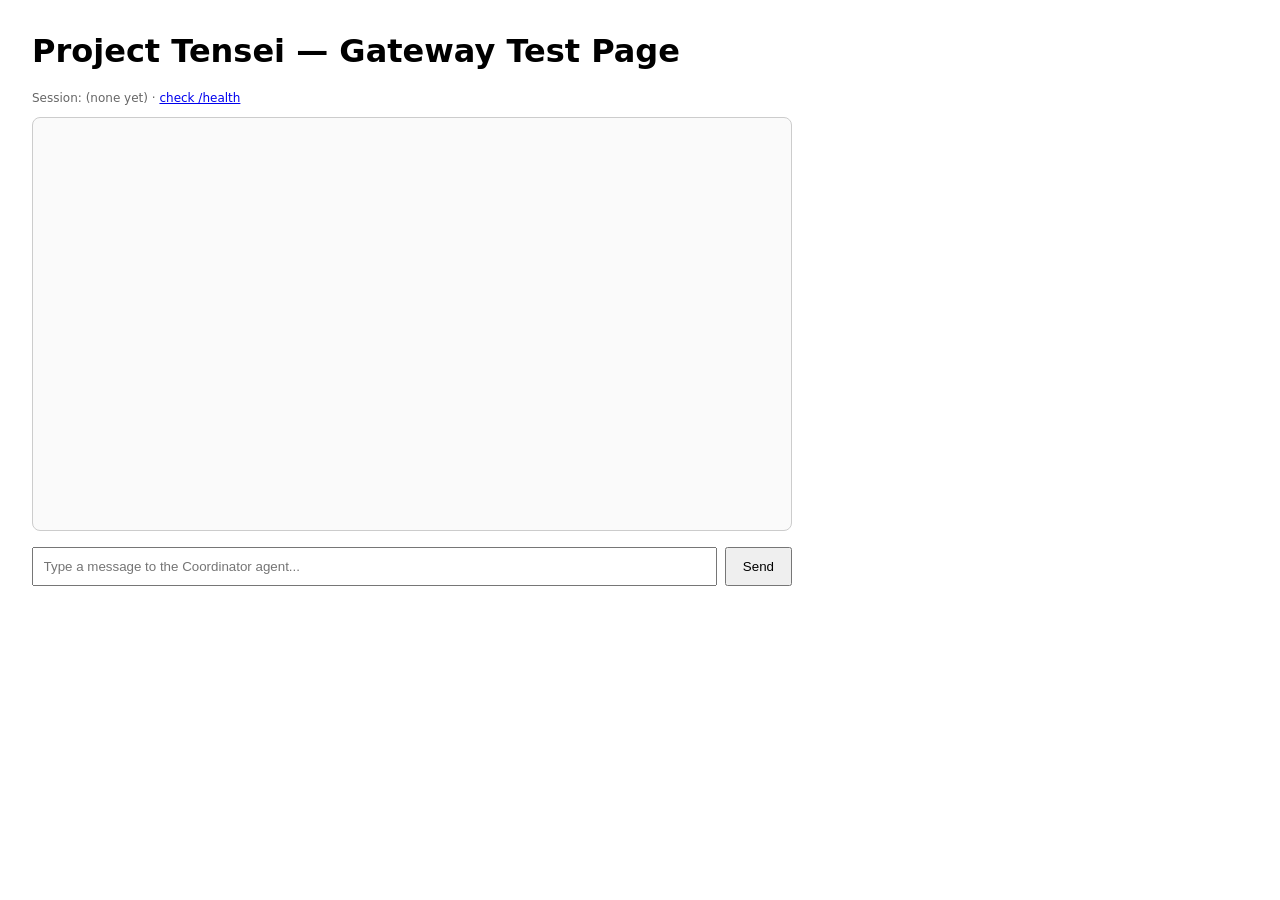
<file: Backend_api_testing/static/index.html>
<!DOCTYPE html>
<!--
  Project Tensei — gateway test page.

  This is NOT the real workspace UI (that lives in tensei-prototype/). It exists
  only to prove the gateway <-> agent round trip works: type a message, it POSTs
  to /chat, and shows the real agent's reply. Use it to confirm your AWS
  credentials + harness are wired up before touching the frontend.
-->
<html lang="en">
<head>
  <meta charset="utf-8" />
  <title>Tensei Gateway — Test Page</title>
  <style>
    body { font-family: system-ui, sans-serif; margin: 2rem; max-width: 760px; }
    #log { border: 1px solid #ccc; border-radius: 8px; padding: 1rem; height: 380px;
           overflow-y: auto; white-space: pre-wrap; background: #fafafa; font-size: 13px; }
    .row { display: flex; gap: .5rem; margin-top: 1rem; }
    input { flex: 1; padding: .6rem; } button { padding: .6rem 1rem; }
    .meta { color: #666; font-size: 12px; } .you { color: #4f46e5; } .ai { color: #0a7; }
  </style>
</head>
<body>
  <h1>Project Tensei — Gateway Test Page</h1>
  <p class="meta">Session: <span id="sid">(none yet)</span> · <a href="/health" target="_blank">check /health</a></p>
  <div id="log"></div>
  <div class="row">
    <input id="msg" placeholder="Type a message to the Coordinator agent..." />
    <button id="send">Send</button>
  </div>

  <script>
    const log = (line, cls = "") => {
      const el = document.getElementById("log");
      el.innerHTML += `<div class="${cls}">${line}</div>`;
      el.scrollTop = el.scrollHeight;
    };

    // Same-origin: this page is served BY the gateway, so relative URLs work.
    let sessionId = null;

    async function ensureSession() {
      if (sessionId) return sessionId;
      const res = await fetch("/session", { method: "POST" });
      sessionId = (await res.json()).sessionId;
      document.getElementById("sid").textContent = sessionId;
      return sessionId;
    }

    async function send() {
      const input = document.getElementById("msg");
      const text = input.value.trim();
      if (!text) return;
      input.value = "";
      log("You: " + text, "you");

      await ensureSession();
      try {
        const res = await fetch("/chat", {
          method: "POST",
          headers: { "Content-Type": "application/json" },
          body: JSON.stringify({ message: text, sessionId }),
        });
        if (!res.ok) { log(`(error ${res.status}) ${await res.text()}`); return; }
        const data = await res.json();
        log("Agent: " + data.reply, "ai");
      } catch (err) {
        log("(network error) " + err);
      }
    }

    document.getElementById("send").onclick = send;
    document.getElementById("msg").addEventListener("keypress", (e) => {
      if (e.key === "Enter") send();
    });
  </script>
</body>
</html>
</file>
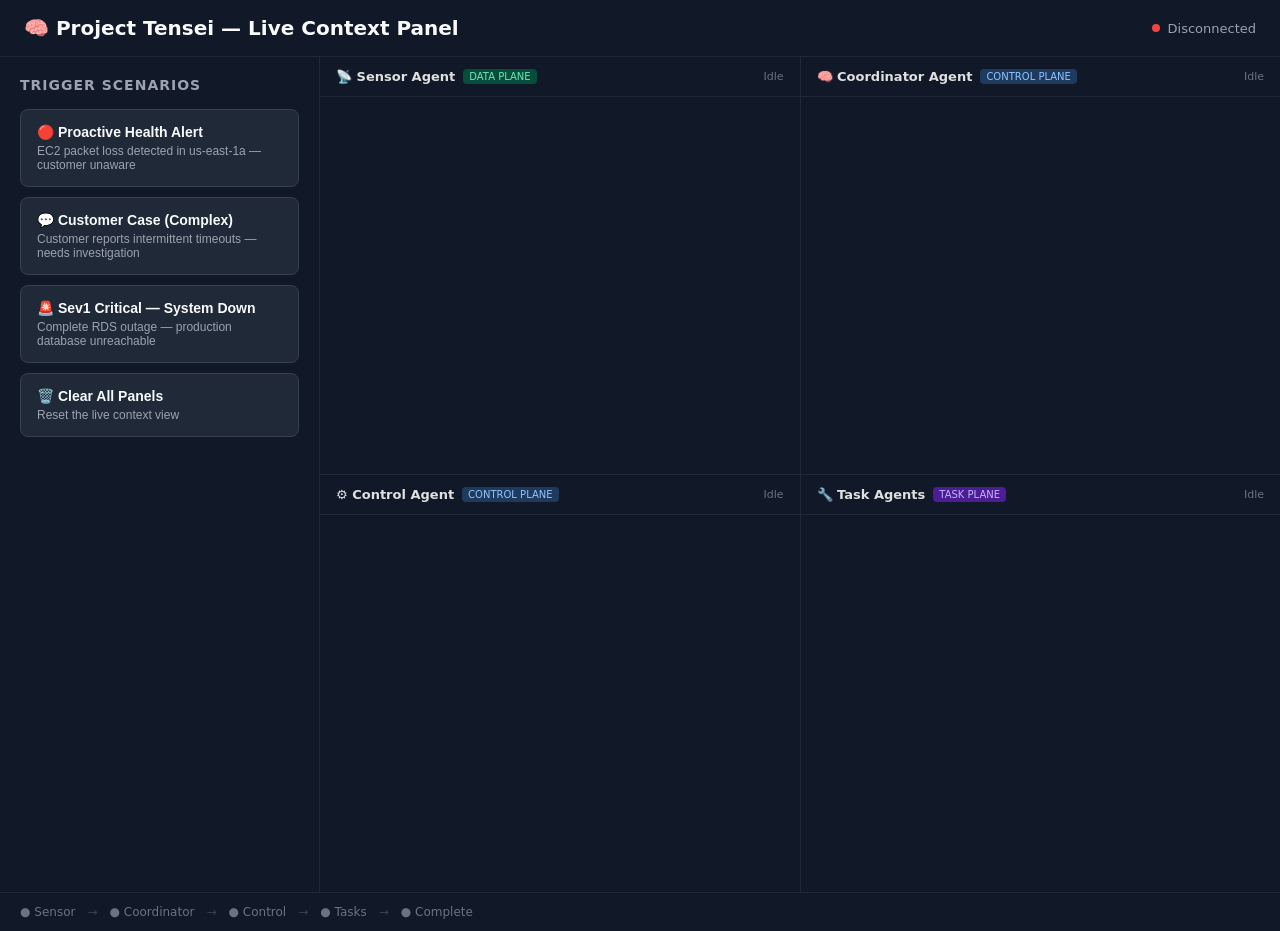
<file: Backend_api_testing/static/test_frontend.html>
<!DOCTYPE html>
<html lang="en">
<head>
    <meta charset="UTF-8">
    <meta name="viewport" content="width=device-width, initial-scale=1.0">
    <title>Project Tensei — Live Context Panel</title>
    <style>
        * {
            margin: 0;
            padding: 0;
            box-sizing: border-box;
        }

        body {
            font-family: 'Segoe UI', system-ui, -apple-system, sans-serif;
            background: #0a0e17;
            color: #e0e0e0;
            height: 100vh;
            overflow: hidden;
        }

        .header {
            background: #111827;
            border-bottom: 1px solid #1f2937;
            padding: 16px 24px;
            display: flex;
            align-items: center;
            justify-content: space-between;
        }

        .header h1 {
            font-size: 20px;
            color: #f9fafb;
        }

        .header .status {
            display: flex;
            align-items: center;
            gap: 8px;
            font-size: 13px;
            color: #9ca3af;
        }

        .status-dot {
            width: 8px;
            height: 8px;
            border-radius: 50%;
            background: #ef4444;
        }

        .status-dot.connected {
            background: #22c55e;
            animation: pulse 2s infinite;
        }

        @keyframes pulse {
            0%, 100% { opacity: 1; }
            50% { opacity: 0.5; }
        }

        .main-container {
            display: flex;
            height: calc(100vh - 65px);
        }

        /* ─── LEFT: Trigger Panel ─── */
        .trigger-panel {
            width: 320px;
            background: #111827;
            border-right: 1px solid #1f2937;
            padding: 20px;
            overflow-y: auto;
        }

        .trigger-panel h2 {
            font-size: 14px;
            color: #9ca3af;
            text-transform: uppercase;
            letter-spacing: 1px;
            margin-bottom: 16px;
        }

        .trigger-btn {
            width: 100%;
            padding: 14px 16px;
            margin-bottom: 10px;
            background: #1f2937;
            border: 1px solid #374151;
            border-radius: 8px;
            color: #f9fafb;
            font-size: 14px;
            cursor: pointer;
            text-align: left;
            transition: all 0.2s;
        }

        .trigger-btn:hover {
            background: #374151;
            border-color: #4b5563;
        }

        .trigger-btn.active {
            border-color: #3b82f6;
            background: #1e3a5f;
        }

        .trigger-btn .label {
            font-weight: 600;
            margin-bottom: 4px;
        }

        .trigger-btn .desc {
            font-size: 12px;
            color: #9ca3af;
        }

        /* ─── RIGHT: Live Context Panel ─── */
        .context-panel {
            flex: 1;
            display: grid;
            grid-template-columns: 1fr 1fr;
            grid-template-rows: 1fr 1fr;
            gap: 1px;
            background: #1f2937;
        }

        .agent-card {
            background: #111827;
            display: flex;
            flex-direction: column;
            overflow: hidden;
        }

        .agent-card-header {
            padding: 12px 16px;
            border-bottom: 1px solid #1f2937;
            display: flex;
            align-items: center;
            justify-content: space-between;
            flex-shrink: 0;
        }

        .agent-card-header .agent-name {
            font-size: 13px;
            font-weight: 600;
            display: flex;
            align-items: center;
            gap: 8px;
        }

        .agent-badge {
            font-size: 10px;
            padding: 2px 6px;
            border-radius: 4px;
            font-weight: 500;
        }

        .badge-data { background: #064e3b; color: #6ee7b7; }
        .badge-control { background: #1e3a5f; color: #93c5fd; }
        .badge-task { background: #4c1d95; color: #c4b5fd; }

        .agent-status {
            font-size: 11px;
            color: #6b7280;
        }

        .agent-status.active {
            color: #fbbf24;
        }

        .agent-status.complete {
            color: #22c55e;
        }

        .agent-card-body {
            flex: 1;
            overflow-y: auto;
            padding: 12px 16px;
            font-family: 'JetBrains Mono', 'Fira Code', monospace;
            font-size: 12px;
            line-height: 1.6;
            white-space: pre-wrap;
            color: #d1d5db;
        }

        .agent-card-body .chunk {
            animation: fadeIn 0.1s ease-in;
        }

        @keyframes fadeIn {
            from { opacity: 0; }
            to { opacity: 1; }
        }

        .agent-card-body .thinking {
            color: #6b7280;
            font-style: italic;
        }

        /* ─── Scrollbar ─── */
        ::-webkit-scrollbar {
            width: 6px;
        }

        ::-webkit-scrollbar-track {
            background: #111827;
        }

        ::-webkit-scrollbar-thumb {
            background: #374151;
            border-radius: 3px;
        }

        /* ─── Timeline indicator ─── */
        .timeline {
            padding: 12px 20px;
            background: #111827;
            border-top: 1px solid #1f2937;
            font-size: 12px;
            color: #6b7280;
            display: flex;
            align-items: center;
            gap: 12px;
        }

        .timeline-step {
            display: flex;
            align-items: center;
            gap: 4px;
        }

        .timeline-step.active {
            color: #fbbf24;
        }

        .timeline-step.complete {
            color: #22c55e;
        }

        .timeline-arrow {
            color: #374151;
        }
    </style>
</head>
<body>
    <div class="header">
        <h1>🧠 Project Tensei — Live Context Panel</h1>
        <div class="status">
            <div class="status-dot" id="statusDot"></div>
            <span id="statusText">Disconnected</span>
        </div>
    </div>

    <div class="main-container">
        <!-- Left: Trigger Panel -->
        <div class="trigger-panel">
            <h2>Trigger Scenarios</h2>

            <button class="trigger-btn" onclick="triggerScenario('health_alert')">
                <div class="label">🔴 Proactive Health Alert</div>
                <div class="desc">EC2 packet loss detected in us-east-1a — customer unaware</div>
            </button>

            <button class="trigger-btn" onclick="triggerScenario('customer_case')">
                <div class="label">💬 Customer Case (Complex)</div>
                <div class="desc">Customer reports intermittent timeouts — needs investigation</div>
            </button>

            <button class="trigger-btn" onclick="triggerScenario('sev1_critical')">
                <div class="label">🚨 Sev1 Critical — System Down</div>
                <div class="desc">Complete RDS outage — production database unreachable</div>
            </button>

            <button class="trigger-btn" onclick="clearPanels()">
                <div class="label">🗑️ Clear All Panels</div>
                <div class="desc">Reset the live context view</div>
            </button>
        </div>

        <!-- Right: Live Context Grid -->
        <div class="context-panel">
            <!-- Sensor Agent -->
            <div class="agent-card">
                <div class="agent-card-header">
                    <div class="agent-name">
                        📡 Sensor Agent
                        <span class="agent-badge badge-data">DATA PLANE</span>
                    </div>
                    <div class="agent-status" id="status-sensor">Idle</div>
                </div>
                <div class="agent-card-body" id="panel-sensor"></div>
            </div>

            <!-- Coordinator Agent -->
            <div class="agent-card">
                <div class="agent-card-header">
                    <div class="agent-name">
                        🧠 Coordinator Agent
                        <span class="agent-badge badge-control">CONTROL PLANE</span>
                    </div>
                    <div class="agent-status" id="status-coordinator">Idle</div>
                </div>
                <div class="agent-card-body" id="panel-coordinator"></div>
            </div>

            <!-- Control Agent -->
            <div class="agent-card">
                <div class="agent-card-header">
                    <div class="agent-name">
                        ⚙️ Control Agent
                        <span class="agent-badge badge-control">CONTROL PLANE</span>
                    </div>
                    <div class="agent-status" id="status-control">Idle</div>
                </div>
                <div class="agent-card-body" id="panel-control"></div>
            </div>

            <!-- Task Agents -->
            <div class="agent-card">
                <div class="agent-card-header">
                    <div class="agent-name">
                        🔧 Task Agents
                        <span class="agent-badge badge-task">TASK PLANE</span>
                    </div>
                    <div class="agent-status" id="status-task">Idle</div>
                </div>
                <div class="agent-card-body" id="panel-task"></div>
            </div>
        </div>
    </div>

    <!-- Timeline -->
    <div class="timeline">
        <span class="timeline-step" id="step-sensor">● Sensor</span>
        <span class="timeline-arrow">→</span>
        <span class="timeline-step" id="step-coordinator">● Coordinator</span>
        <span class="timeline-arrow">→</span>
        <span class="timeline-step" id="step-control">● Control</span>
        <span class="timeline-arrow">→</span>
        <span class="timeline-step" id="step-task">● Tasks</span>
        <span class="timeline-arrow">→</span>
        <span class="timeline-step" id="step-complete">● Complete</span>
    </div>

    <script>
        // ============================================================
        // WebSocket Connection
        // ============================================================
        let ws = null;

        function connect() {
            ws = new WebSocket("ws://localhost:8000/ws/orchestrate");

            ws.onopen = () => {
                document.getElementById("statusDot").classList.add("connected");
                document.getElementById("statusText").textContent = "Connected";
            };

            ws.onclose = () => {
                document.getElementById("statusDot").classList.remove("connected");
                document.getElementById("statusText").textContent = "Disconnected";
                // Reconnect after 3 seconds
                setTimeout(connect, 3000);
            };

            ws.onmessage = (event) => {
                const data = JSON.parse(event.data);
                handleMessage(data);
            };
        }

        // ============================================================
        // Message Handler — Routes WebSocket messages to panels
        // ============================================================
        function handleMessage(data) {
            switch (data.type) {
                case "orchestration_start":
                    resetTimeline();
                    break;

                case "agent_start":
                    onAgentStart(data.agent);
                    break;

                case "agent_chunk":
                    onAgentChunk(data.agent, data.chunk);
                    break;

                case "agent_complete":
                    onAgentComplete(data.agent);
                    break;

                case "agent_error":
                    onAgentError(data.agent, data.error);
                    break;

                case "orchestration_complete":
                    onOrchestrationComplete();
                    break;
            }
        }

        // ============================================================
        // Panel Updates
        // ============================================================

        // Map agent names to their panel
        function getPanelId(agent) {
            if (agent === "sensor") return "sensor";
            if (agent === "coordinator") return "coordinator";
            if (agent === "control") return "control";
            // All task agents go to the task panel
            return "task";
        }

        function onAgentStart(agent) {
            const panelId = getPanelId(agent);
            const statusEl = document.getElementById(`status-${panelId}`);
            const panelEl = document.getElementById(`panel-${panelId}`);

            statusEl.textContent = "Thinking...";
            statusEl.className = "agent-status active";

            // For task agents, add a separator with the agent name
            if (panelId === "task") {
                panelEl.innerHTML += `\n<span style="color:#fbbf24;font-weight:bold;">── ${agent.toUpperCase()} ──</span>\n`;
            }

            // Update timeline
            const stepEl = document.getElementById(`step-${panelId}`);
            if (stepEl) stepEl.className = "timeline-step active";

            // Auto-scroll
            panelEl.scrollTop = panelEl.scrollHeight;
        }

        function onAgentChunk(agent, chunk) {
            const panelId = getPanelId(agent);
            const panelEl = document.getElementById(`panel-${panelId}`);

            // Append chunk with animation
            const span = document.createElement("span");
            span.className = "chunk";
            span.textContent = chunk;
            panelEl.appendChild(span);

            // Auto-scroll to bottom
            panelEl.scrollTop = panelEl.scrollHeight;
        }

        function onAgentComplete(agent) {
            const panelId = getPanelId(agent);
            const statusEl = document.getElementById(`status-${panelId}`);

            statusEl.textContent = "Complete ✓";
            statusEl.className = "agent-status complete";

            // Update timeline
            const stepEl = document.getElementById(`step-${panelId}`);
            if (stepEl) stepEl.className = "timeline-step complete";
        }

        function onAgentError(agent, error) {
            const panelId = getPanelId(agent);
            const panelEl = document.getElementById(`panel-${panelId}`);
            const statusEl = document.getElementById(`status-${panelId}`);

            panelEl.innerHTML += `\n<span style="color:#ef4444;">ERROR: ${error}</span>`;
            statusEl.textContent = "Error ✗";
            statusEl.style.color = "#ef4444";
        }

        function onOrchestrationComplete() {
            const stepEl = document.getElementById("step-complete");
            stepEl.className = "timeline-step complete";
        }

        // ============================================================
        // Trigger Scenarios
        // ============================================================

        const SCENARIOS = {
            health_alert: {
                trigger_type: "health_alert",
                payload: `[CLOUDWATCH HEALTH ALERT — EventBridge Push]

Event Type: AWS_EC2_OPERATIONAL_ISSUE
Event Category: issue
Region: us-east-1
Availability Zone: us-east-1a
Timestamp: 2026-07-22T12:30:00Z
Status: open

Affected Service: Amazon EC2
Event Description: "Increased packet loss for EC2 instances in us-east-1a. 
We are investigating connectivity issues affecting instances in this 
availability zone."

Affected Resources:
- i-0abc123def456 (web-server-prod-1) — Enterprise Account
- i-0def789ghi012 (web-server-prod-2) — Enterprise Account  
- i-0jkl345mno678 (api-server-prod-1) — Enterprise Account

Account: 123456789012
Customer: Acme Corp
Support Tier: Enterprise
Account Health: 2 CloudWatch alarms in ALARM state (NetworkPacketsDropped, UnhealthyHostCount)

Process this health alert and create a structured context summary.`
            },

            customer_case: {
                trigger_type: "customer_case",
                payload: `[CUSTOMER APPROVED CONTEXT SUMMARY]

Issue Summary: Customer experiencing intermittent timeouts on production 
web application hosted on EC2 instances.

Reported Symptoms:
- HTTP 504 Gateway Timeout errors (approximately 30% of requests)
- Load balancer health checks failing intermittently
- Application response times increased from 200ms to 5000ms+

Services Affected: Amazon EC2, Elastic Load Balancing
Region: us-east-1
Started: 2026-07-22T12:20:00Z (approximately 25 minutes ago)

Business Impact:
- E-commerce checkout flow affected
- Estimated 30% of transactions failing
- Revenue impact: ~$12,000/hour

Customer Environment:
- 3 EC2 instances behind an ALB in us-east-1a
- Auto-scaling group (min: 3, max: 10)
- RDS MySQL backend in us-east-1a

Troubleshooting Already Attempted:
- Rebooted one instance (i-0abc123def456) — issue persists
- Checked application logs — no application-level errors

Severity Assessment (Customer's View): High — production impacted

Customer: Acme Corp (Enterprise Support)
Account ID: 123456789012
Contact: John Smith, Senior DevOps Engineer

Restructure this into standard sensor format for the Coordinator.`
            },

            sev1_critical: {
                trigger_type: "health_alert",
                payload: `[CLOUDWATCH HEALTH ALERT — EventBridge Push]

Event Type: AWS_RDS_OPERATIONAL_ISSUE
Event Category: issue
Region: us-east-1
Availability Zone: us-east-1a
Timestamp: 2026-07-22T14:00:00Z
Status: open

Affected Service: Amazon RDS
Event Description: "RDS instance connectivity failure. Primary database 
instance is unreachable. Multi-AZ failover has NOT triggered automatically.
Complete database connectivity loss detected."

Affected Resources:
- db-prod-primary-001 (MySQL 8.0, db.r5.2xlarge) — UNREACHABLE
- db-prod-replica-001 (Read Replica) — UNREACHABLE

Account: 123456789012
Customer: Acme Corp
Support Tier: Enterprise
Account Health: 
- 5 CloudWatch alarms in ALARM state
- DatabaseConnections: 0 (baseline: 450)
- CPUUtilization: 0% (baseline: 35%)
- FreeStorageSpace: UNKNOWN
- All application health checks: FAILING

Additional Signals:
- Customer's entire application stack is DOWN
- No recent maintenance windows scheduled
- No recent parameter group changes
- Last successful backup: 2026-07-22T06:00:00Z

Process this CRITICAL health alert and create a structured context summary.`
            }
        };

        function triggerScenario(scenarioName) {
            if (!ws || ws.readyState !== WebSocket.OPEN) {
                alert("Not connected to backend. Make sure FastAPI is running.");
                return;
            }

            // Clear panels first
            clearPanels();

            // Highlight active button
            document.querySelectorAll(".trigger-btn").forEach(btn => btn.classList.remove("active"));
            event.currentTarget.classList.add("active");

            // Send to backend
            ws.send(JSON.stringify(SCENARIOS[scenarioName]));
        }

        function clearPanels() {
            document.getElementById("panel-sensor").innerHTML = "";
            document.getElementById("panel-coordinator").innerHTML = "";
            document.getElementById("panel-control").innerHTML = "";
            document.getElementById("panel-task").innerHTML = "";

            ["sensor", "coordinator", "control", "task"].forEach(id => {
                document.getElementById(`status-${id}`).textContent = "Idle";
                document.getElementById(`status-${id}`).className = "agent-status";
            });

            resetTimeline();
        }

        function resetTimeline() {
            ["sensor", "coordinator", "control", "task", "complete"].forEach(id => {
                const el = document.getElementById(`step-${id}`);
                if (el) el.className = "timeline-step";
            });
        }

        // ============================================================
        // Connect on page load
        // ============================================================
        connect();
    </script>
</body>
</html>
</file>
